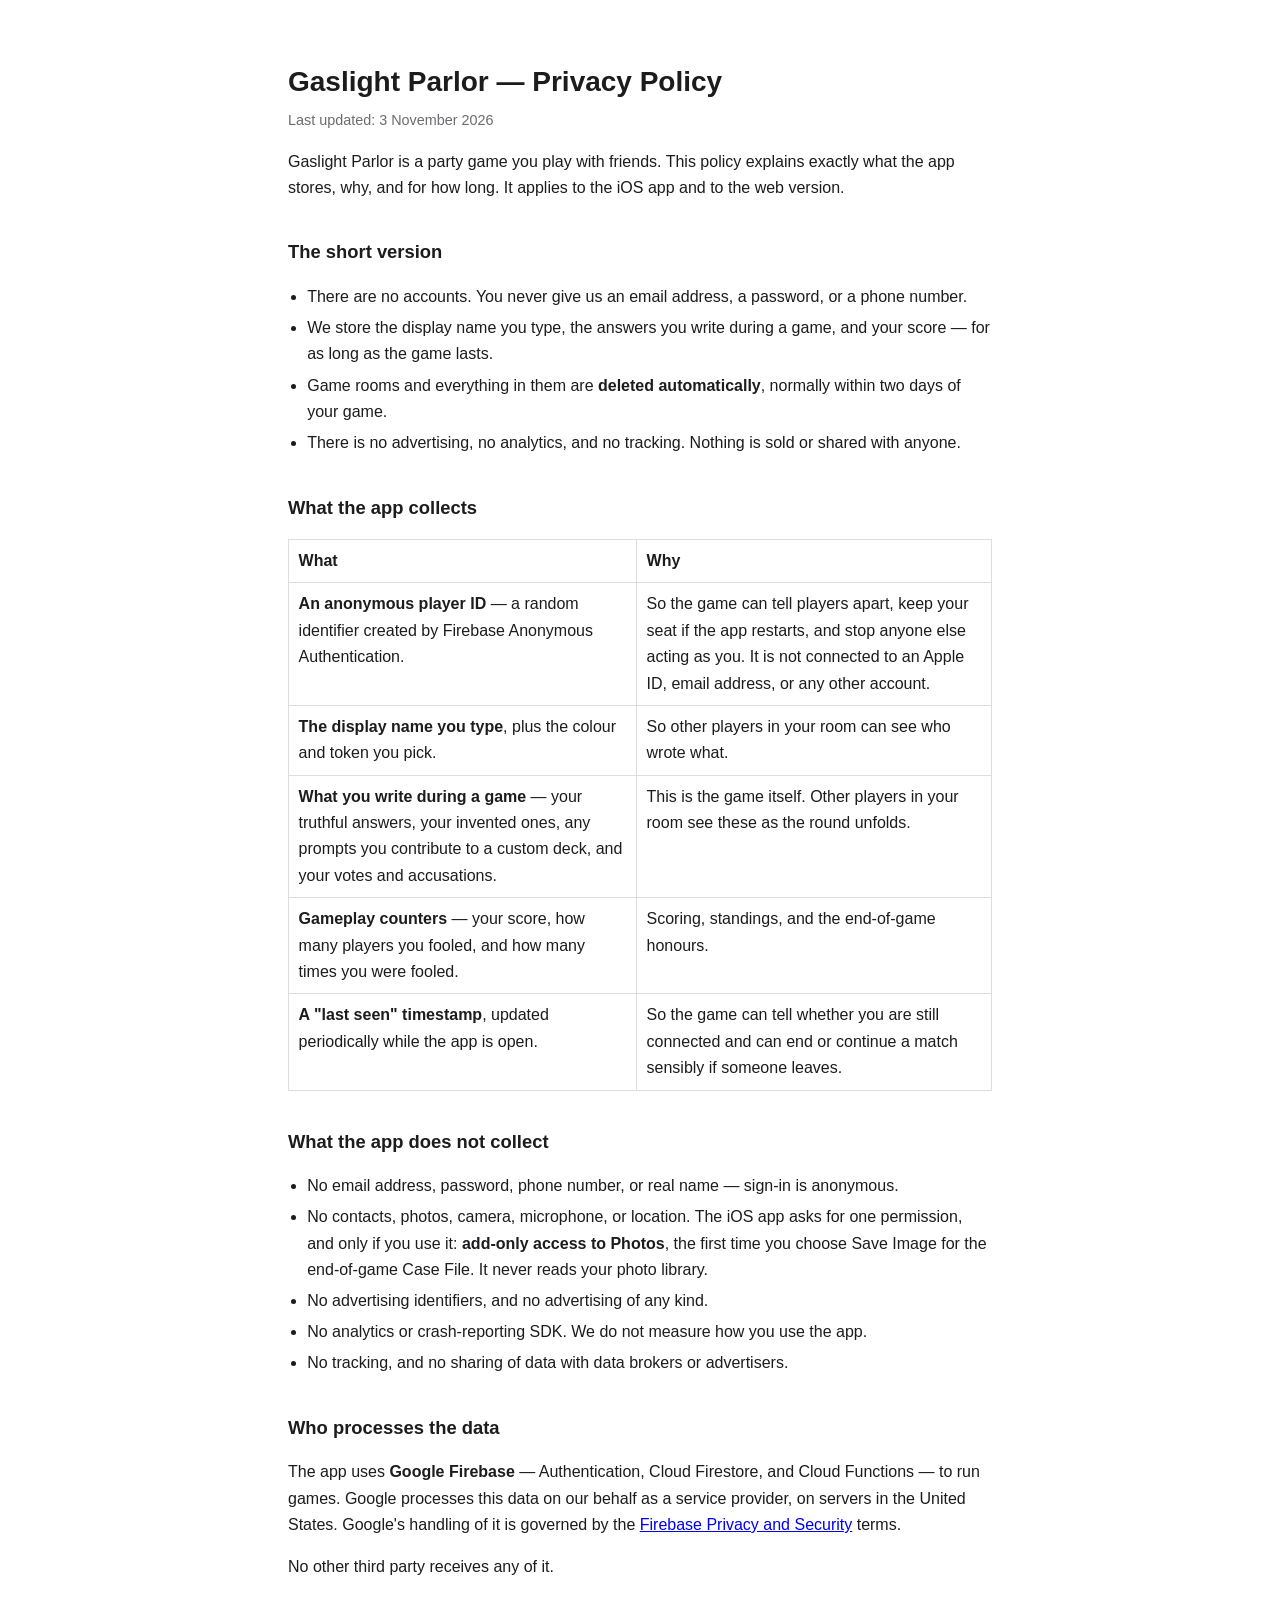
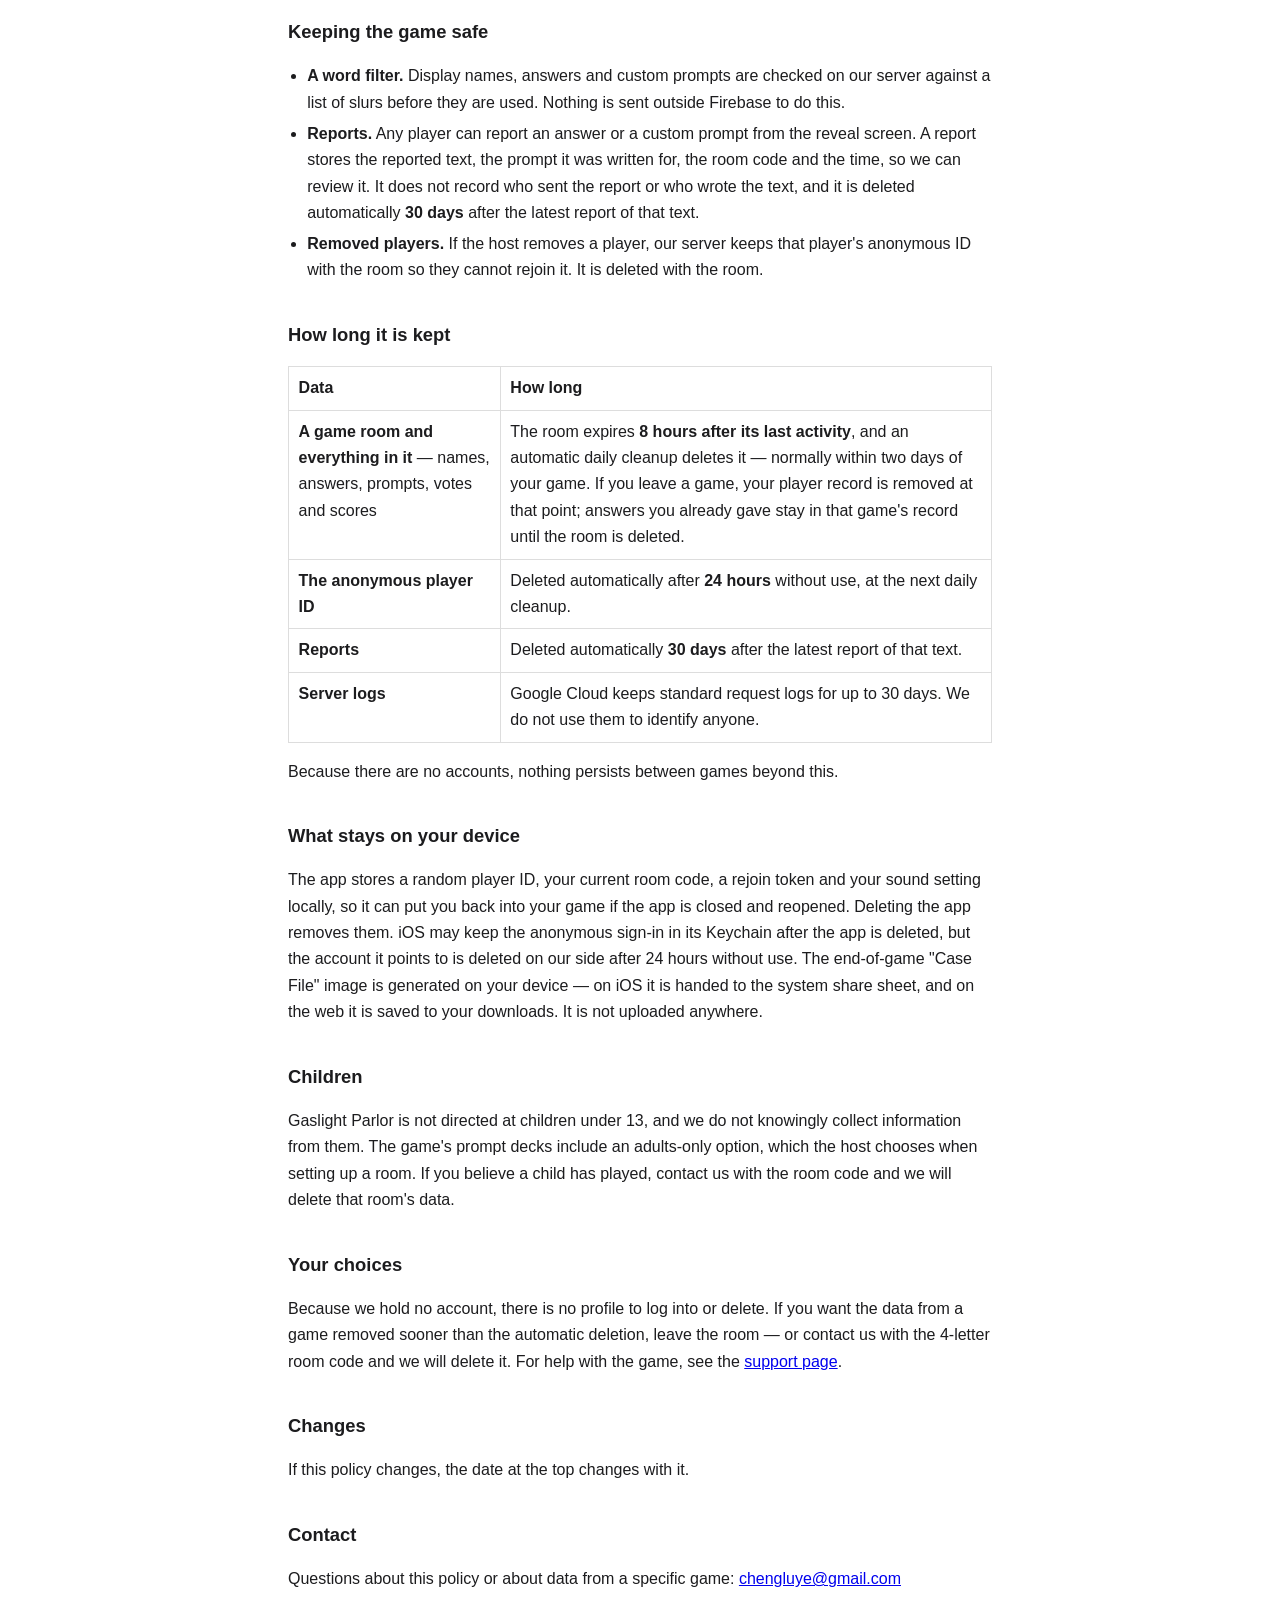
<file: gaslight/privacy.html>
<!DOCTYPE html>
<html lang="en">
<head>
<meta charset="utf-8">
<meta name="viewport" content="width=device-width, initial-scale=1">
<title>Gaslight Parlor — Privacy Policy</title>
<style>
  :root { color-scheme: light dark; }
  body {
    max-width: 44rem; margin: 0 auto; padding: 2.5rem 1.25rem 4rem;
    font: 16px/1.65 -apple-system, BlinkMacSystemFont, "Segoe UI", Helvetica, Arial, sans-serif;
    color: #1c1c1e; background: #fff;
  }
  @media (prefers-color-scheme: dark) {
    body { color: #e8e8ea; background: #14110e; }
    code { background: #26221d; }
    th, td { border-color: #3a352e; }
  }
  h1 { font-size: 1.75rem; margin-bottom: .25rem; }
  h2 { font-size: 1.15rem; margin-top: 2.25rem; }
  .updated { color: #6b6b70; font-size: .9rem; margin-top: 0; }
  table { border-collapse: collapse; width: 100%; margin: 1rem 0; }
  th, td { text-align: left; padding: .5rem .6rem; border: 1px solid #ddd; vertical-align: top; }
  th { font-weight: 600; }
  code { background: #f2f2f4; padding: .1rem .35rem; border-radius: 3px; font-size: .9em; }
  ul { padding-left: 1.2rem; }
  li { margin: .3rem 0; }
</style>
</head>
<body>

<h1>Gaslight Parlor — Privacy Policy</h1>
<p class="updated">Last updated: 3 November 2026</p>

<p>Gaslight Parlor is a party game you play with friends. This policy explains exactly
what the app stores, why, and for how long. It applies to the iOS app and to the web
version.</p>

<h2>The short version</h2>
<ul>
  <li>There are no accounts. You never give us an email address, a password, or a phone number.</li>
  <li>We store the display name you type, the answers you write during a game, and your score — for as long as the game lasts.</li>
  <li>Game rooms and everything in them are <strong>deleted automatically</strong>, normally within two days of your game.</li>
  <li>There is no advertising, no analytics, and no tracking. Nothing is sold or shared with anyone.</li>
</ul>

<h2>What the app collects</h2>

<table>
  <tr><th>What</th><th>Why</th></tr>
  <tr>
    <td><strong>An anonymous player ID</strong> — a random identifier created by Firebase Anonymous Authentication.</td>
    <td>So the game can tell players apart, keep your seat if the app restarts, and stop anyone else acting as you. It is not connected to an Apple ID, email address, or any other account.</td>
  </tr>
  <tr>
    <td><strong>The display name you type</strong>, plus the colour and token you pick.</td>
    <td>So other players in your room can see who wrote what.</td>
  </tr>
  <tr>
    <td><strong>What you write during a game</strong> — your truthful answers, your invented ones, any prompts you contribute to a custom deck, and your votes and accusations.</td>
    <td>This is the game itself. Other players in your room see these as the round unfolds.</td>
  </tr>
  <tr>
    <td><strong>Gameplay counters</strong> — your score, how many players you fooled, and how many times you were fooled.</td>
    <td>Scoring, standings, and the end-of-game honours.</td>
  </tr>
  <tr>
    <td><strong>A "last seen" timestamp</strong>, updated periodically while the app is open.</td>
    <td>So the game can tell whether you are still connected and can end or continue a match sensibly if someone leaves.</td>
  </tr>
</table>

<h2>What the app does not collect</h2>
<ul>
  <li>No email address, password, phone number, or real name — sign-in is anonymous.</li>
  <li>No contacts, photos, camera, microphone, or location. The iOS app asks for one permission, and only if you use it: <strong>add-only access to Photos</strong>, the first time you choose Save Image for the end-of-game Case File. It never reads your photo library.</li>
  <li>No advertising identifiers, and no advertising of any kind.</li>
  <li>No analytics or crash-reporting SDK. We do not measure how you use the app.</li>
  <li>No tracking, and no sharing of data with data brokers or advertisers.</li>
</ul>

<h2>Who processes the data</h2>
<p>The app uses <strong>Google Firebase</strong> — Authentication, Cloud Firestore, and Cloud
Functions — to run games. Google processes this data on our behalf as a service provider,
on servers in the United States. Google's handling of it is governed by the
<a href="https://firebase.google.com/support/privacy">Firebase Privacy and Security</a> terms.</p>
<p>No other third party receives any of it.</p>

<h2>Keeping the game safe</h2>
<ul>
  <li><strong>A word filter.</strong> Display names, answers and custom prompts are checked on our server against a list of slurs before they are used. Nothing is sent outside Firebase to do this.</li>
  <li><strong>Reports.</strong> Any player can report an answer or a custom prompt from the reveal screen. A report stores the reported text, the prompt it was written for, the room code and the time, so we can review it. It does not record who sent the report or who wrote the text, and it is deleted automatically <strong>30 days</strong> after the latest report of that text.</li>
  <li><strong>Removed players.</strong> If the host removes a player, our server keeps that player's anonymous ID with the room so they cannot rejoin it. It is deleted with the room.</li>
</ul>

<h2>How long it is kept</h2>
<table>
  <tr><th>Data</th><th>How long</th></tr>
  <tr>
    <td><strong>A game room and everything in it</strong> — names, answers, prompts, votes and scores</td>
    <td>The room expires <strong>8 hours after its last activity</strong>, and an automatic daily cleanup deletes it — normally within two days of your game. If you leave a game, your player record is removed at that point; answers you already gave stay in that game's record until the room is deleted.</td>
  </tr>
  <tr>
    <td><strong>The anonymous player ID</strong></td>
    <td>Deleted automatically after <strong>24 hours</strong> without use, at the next daily cleanup.</td>
  </tr>
  <tr>
    <td><strong>Reports</strong></td>
    <td>Deleted automatically <strong>30 days</strong> after the latest report of that text.</td>
  </tr>
  <tr>
    <td><strong>Server logs</strong></td>
    <td>Google Cloud keeps standard request logs for up to 30 days. We do not use them to identify anyone.</td>
  </tr>
</table>
<p>Because there are no accounts, nothing persists between games beyond this.</p>

<h2>What stays on your device</h2>
<p>The app stores a random player ID, your current room code, a rejoin token and your
sound setting locally, so it can put you back into your game if the app is closed and
reopened. Deleting the app removes them. iOS may keep the anonymous sign-in in its
Keychain after the app is deleted, but the account it points to is deleted on our side
after 24 hours without use. The
end-of-game "Case File" image is generated on your device — on iOS it is handed to the
system share sheet, and on the web it is saved to your downloads. It is not uploaded
anywhere.</p>

<h2>Children</h2>
<p>Gaslight Parlor is not directed at children under 13, and we do not knowingly collect
information from them. The game's prompt decks include an adults-only option, which the
host chooses when setting up a room. If you believe a child has played, contact us with
the room code and we will delete that room's data.</p>

<h2>Your choices</h2>
<p>Because we hold no account, there is no profile to log into or delete. If you want the
data from a game removed sooner than the automatic deletion, leave the room — or
contact us with the 4-letter room code and we will delete it. For help with the game, see
the <a href="support.html">support page</a>.</p>

<h2>Changes</h2>
<p>If this policy changes, the date at the top changes with it.</p>

<h2>Contact</h2>
<p>Questions about this policy or about data from a specific game:
<a href="mailto:chengluye@gmail.com">chengluye@gmail.com</a></p>

</body>
</html>
</file>
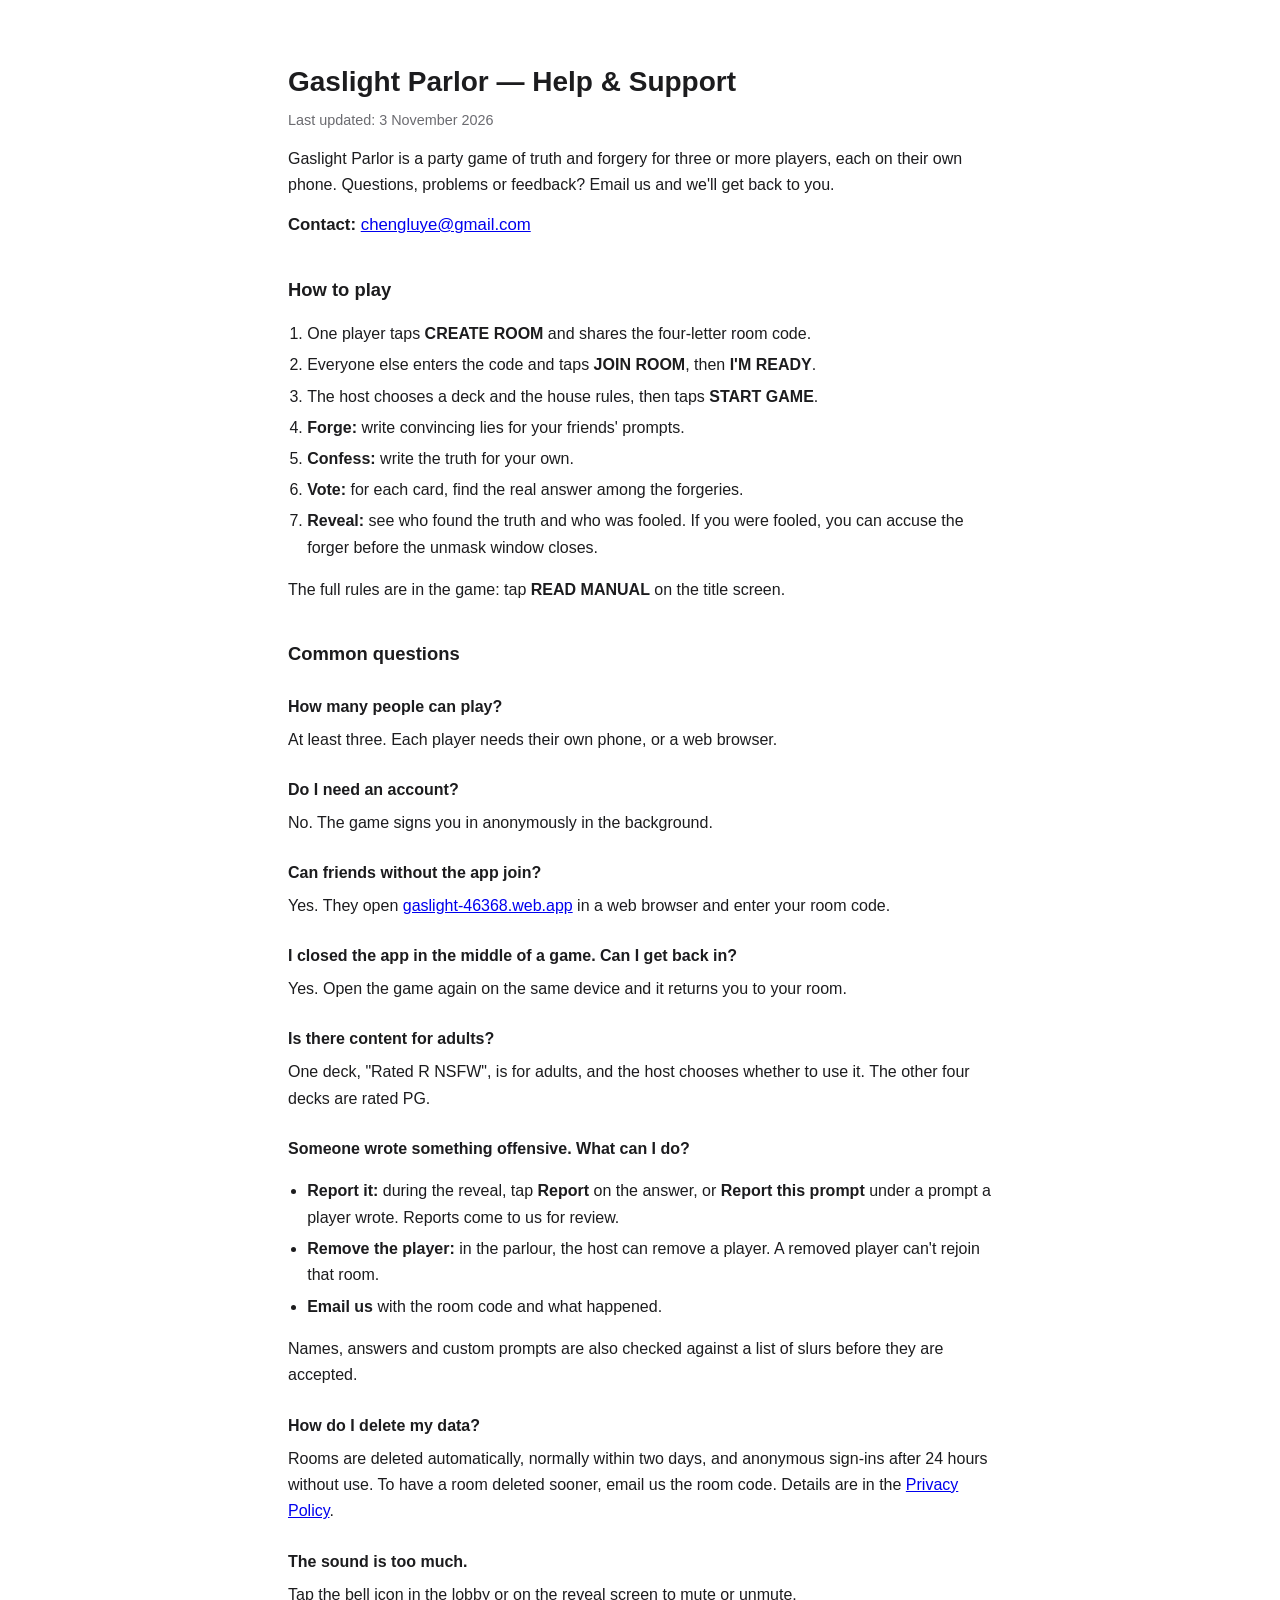
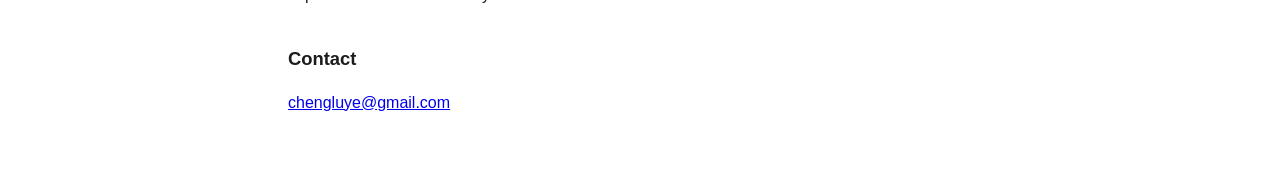
<file: gaslight/support.html>
<!DOCTYPE html>
<html lang="en">
<head>
<meta charset="utf-8">
<meta name="viewport" content="width=device-width, initial-scale=1">
<title>Gaslight Parlor — Help &amp; Support</title>
<style>
  :root { color-scheme: light dark; }
  body {
    max-width: 44rem; margin: 0 auto; padding: 2.5rem 1.25rem 4rem;
    font: 16px/1.65 -apple-system, BlinkMacSystemFont, "Segoe UI", Helvetica, Arial, sans-serif;
    color: #1c1c1e; background: #fff;
  }
  @media (prefers-color-scheme: dark) {
    body { color: #e8e8ea; background: #14110e; }
    a { color: #8ab4f8; }
  }
  h1 { font-size: 1.75rem; margin-bottom: .25rem; }
  h2 { font-size: 1.15rem; margin-top: 2.25rem; }
  h3 { font-size: 1rem; margin: 1.5rem 0 .25rem; }
  .updated { color: #6b6b70; font-size: .9rem; margin-top: 0; }
  .contact { font-size: 1.05rem; }
  ol, ul { padding-left: 1.2rem; }
  li { margin: .3rem 0; }
  p { margin: .4rem 0 .8rem; }
</style>
</head>
<body>

<h1>Gaslight Parlor — Help &amp; Support</h1>
<p class="updated">Last updated: 3 November 2026</p>

<p>Gaslight Parlor is a party game of truth and forgery for three or more players, each on
their own phone. Questions, problems or feedback? Email us and we'll get back to you.</p>
<p class="contact"><strong>Contact:</strong> <a href="mailto:chengluye@gmail.com">chengluye@gmail.com</a></p>

<h2>How to play</h2>
<ol>
  <li>One player taps <strong>CREATE ROOM</strong> and shares the four-letter room code.</li>
  <li>Everyone else enters the code and taps <strong>JOIN ROOM</strong>, then <strong>I'M READY</strong>.</li>
  <li>The host chooses a deck and the house rules, then taps <strong>START GAME</strong>.</li>
  <li><strong>Forge:</strong> write convincing lies for your friends' prompts.</li>
  <li><strong>Confess:</strong> write the truth for your own.</li>
  <li><strong>Vote:</strong> for each card, find the real answer among the forgeries.</li>
  <li><strong>Reveal:</strong> see who found the truth and who was fooled. If you were fooled,
    you can accuse the forger before the unmask window closes.</li>
</ol>
<p>The full rules are in the game: tap <strong>READ MANUAL</strong> on the title screen.</p>

<h2>Common questions</h2>

<h3>How many people can play?</h3>
<p>At least three. Each player needs their own phone, or a web browser.</p>

<h3>Do I need an account?</h3>
<p>No. The game signs you in anonymously in the background.</p>

<h3>Can friends without the app join?</h3>
<p>Yes. They open <a href="https://gaslight-46368.web.app">gaslight-46368.web.app</a> in a web
browser and enter your room code.</p>

<h3>I closed the app in the middle of a game. Can I get back in?</h3>
<p>Yes. Open the game again on the same device and it returns you to your room.</p>

<h3>Is there content for adults?</h3>
<p>One deck, "Rated R NSFW", is for adults, and the host chooses whether to use it. The other
four decks are rated PG.</p>

<h3>Someone wrote something offensive. What can I do?</h3>
<ul>
  <li><strong>Report it:</strong> during the reveal, tap <strong>Report</strong> on the answer,
    or <strong>Report this prompt</strong> under a prompt a player wrote. Reports come to us
    for review.</li>
  <li><strong>Remove the player:</strong> in the parlour, the host can remove a player. A
    removed player can't rejoin that room.</li>
  <li><strong>Email us</strong> with the room code and what happened.</li>
</ul>
<p>Names, answers and custom prompts are also checked against a list of slurs before they are accepted.</p>

<h3>How do I delete my data?</h3>
<p>Rooms are deleted automatically, normally within two days, and anonymous sign-ins after
24 hours without use. To have a room deleted sooner, email us the room code. Details are in
the <a href="privacy.html">Privacy Policy</a>.</p>

<h3>The sound is too much.</h3>
<p>Tap the bell icon in the lobby or on the reveal screen to mute or unmute.</p>

<h2>Contact</h2>
<p><a href="mailto:chengluye@gmail.com">chengluye@gmail.com</a></p>

</body>
</html>
</file>
